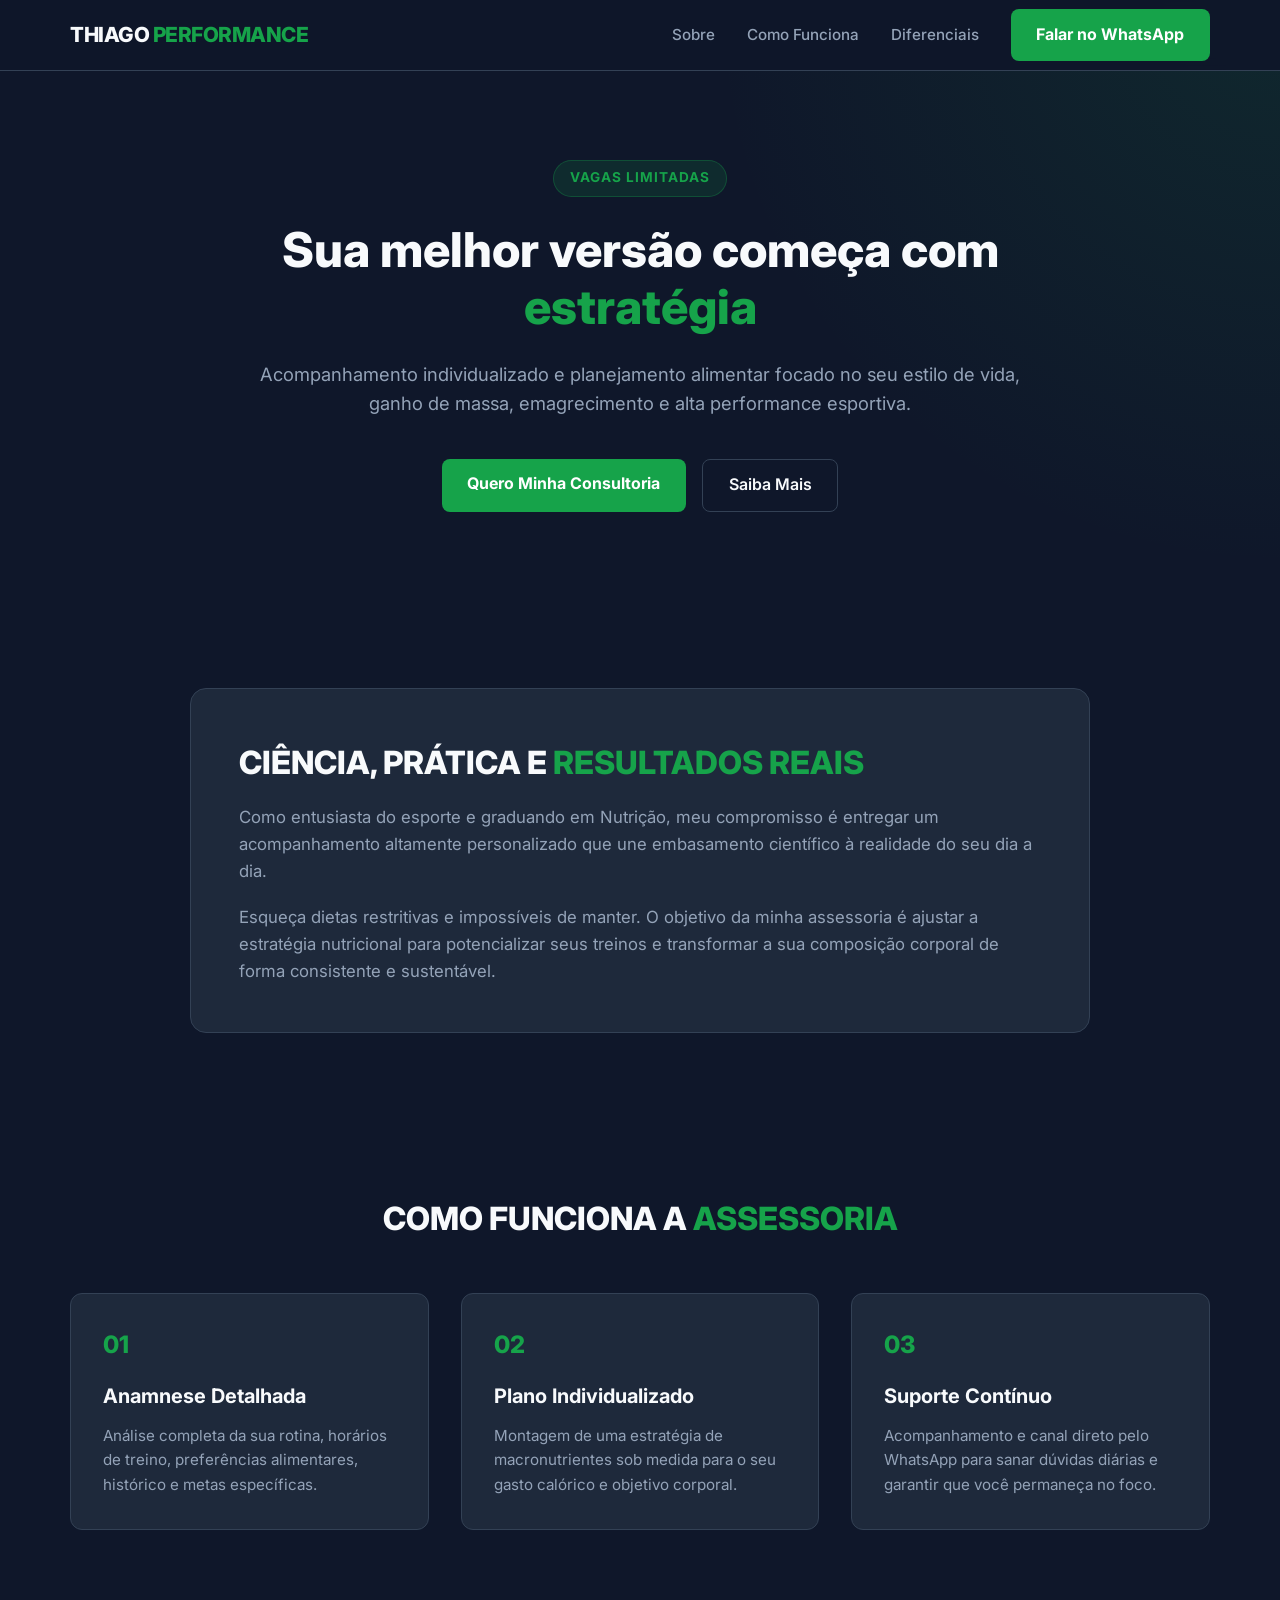
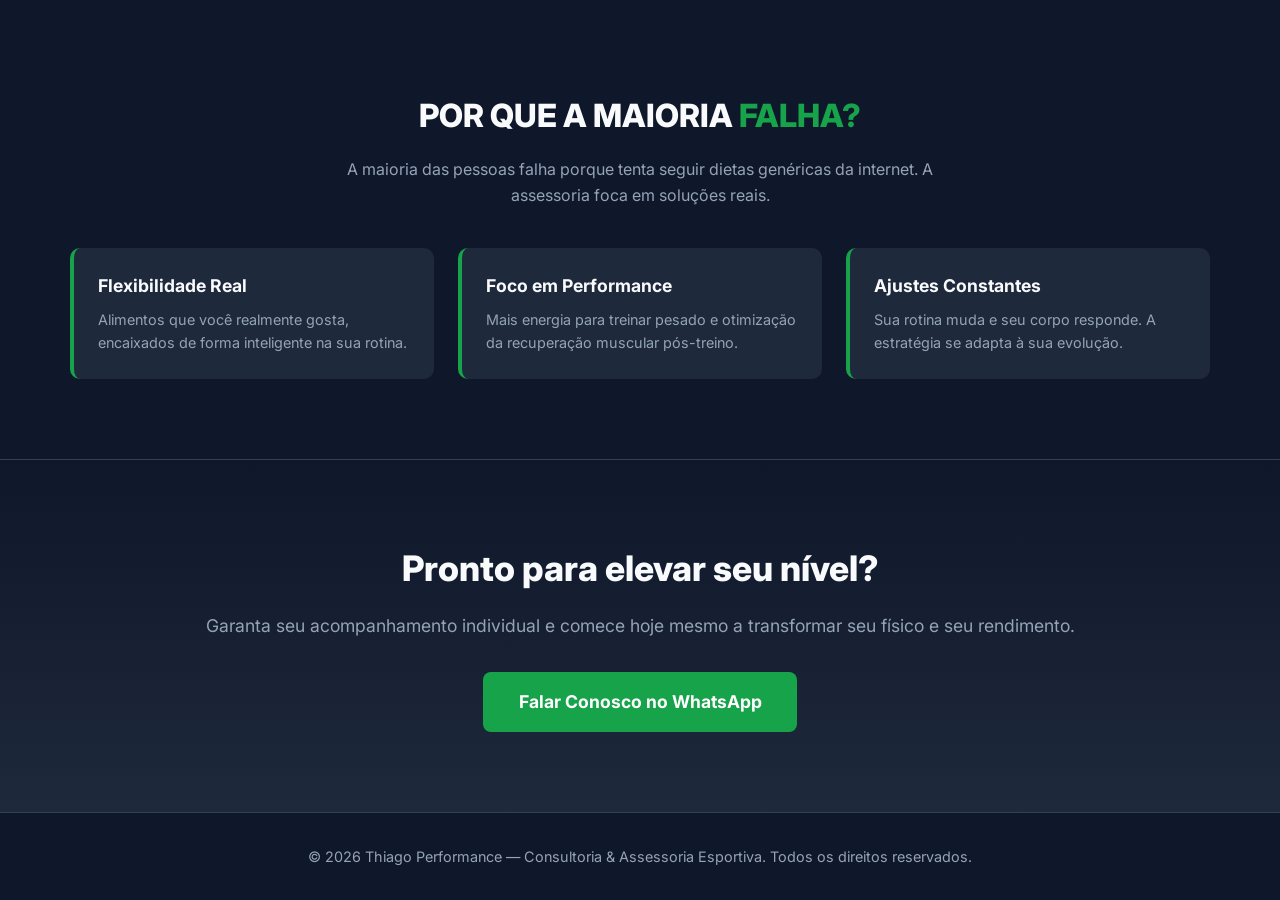
<file: index.html>
<!DOCTYPE html>
<html lang="pt-BR">
<head>
    <meta charset="UTF-8">
    <meta name="viewport" content="width=device-width, initial-scale=1.0">
    <title>Thiago Performance | Consultoria & Assessoria Esportiva</title>
    <meta name="description" content="Acompanhamento individualizado para ganho de massa, emagrecimento e alta performance esportiva. Fale com a Thiago Performance pelo WhatsApp.">
    <!-- Open Graph (prévia ao compartilhar o link) -->
    <meta property="og:type" content="website">
    <meta property="og:locale" content="pt_BR">
    <meta property="og:title" content="Thiago Performance | Consultoria & Assessoria Esportiva">
    <meta property="og:description" content="Acompanhamento individualizado para ganho de massa, emagrecimento e alta performance esportiva.">
    <!-- Favicon -->
    <link rel="icon" href="data:image/svg+xml,%3Csvg xmlns='http://www.w3.org/2000/svg' viewBox='0 0 64 64'%3E%3Crect width='64' height='64' rx='14' fill='%2316a34a'/%3E%3Ctext x='32' y='43' font-family='Arial,sans-serif' font-size='30' font-weight='800' fill='%23fff' text-anchor='middle'%3ETP%3C/text%3E%3C/svg%3E">
    <!-- Google Fonts -->
    <link rel="preconnect" href="https://fonts.googleapis.com">
    <link rel="preconnect" href="https://fonts.gstatic.com" crossorigin>
    <link href="https://fonts.googleapis.com/css2?family=Inter:wght@300;400;500;600;700;800&display=swap" rel="stylesheet">
    <!-- Style CSS (Mesma Pasta) -->
    <link rel="stylesheet" href="style.css">
</head>
<body>

    <!-- Header / Navbar -->
    <header class="header" id="header">
        <div class="container nav-container">
            <a href="#" class="logo">THIAGO <span>PERFORMANCE</span></a>
            <nav class="nav-menu" id="nav-menu">
                <a href="#sobre" class="nav-link">Sobre</a>
                <a href="#como-funciona" class="nav-link">Como Funciona</a>
                <a href="#diferenciais" class="nav-link">Diferenciais</a>
                <a href="https://wa.me/5591985677546?text=Olá!%20Gostaria%20de%20saber%20mais%20sobre%20a%20assessoria%20esportiva." target="_blank" rel="noopener noreferrer" class="btn-primary btn-nav">Falar no WhatsApp</a>
            </nav>
            <button type="button" class="menu-toggle" id="menu-toggle" aria-label="Abrir menu" aria-controls="nav-menu" aria-expanded="false">
                <span></span>
                <span></span>
                <span></span>
            </button>
        </div>
    </header>

    <!-- Hero Section -->
    <section class="hero">
        <div class="container hero-container">
            <div class="hero-content">
                <span class="badge">Vagas Limitadas</span>
                <h1>Sua melhor versão começa com <span>estratégia</span></h1>
                <p>Acompanhamento individualizado e planejamento alimentar focado no seu estilo de vida, ganho de massa, emagrecimento e alta performance esportiva.</p>
                <div class="hero-buttons">
                    <a href="https://wa.me/5591985677546?text=Olá!%20Gostaria%20de%20saber%20mais%20sobre%20a%20assessoria%20esportiva." target="_blank" rel="noopener noreferrer" class="btn-primary">Quero Minha Consultoria</a>
                    <a href="#como-funciona" class="btn-secondary">Saiba Mais</a>
                </div>
            </div>
        </div>
    </section>

    <!-- Sobre Section -->
    <section class="sobre section" id="sobre">
        <div class="container sobre-container">
            <div class="sobre-card">
                <div class="sobre-text">
                    <h2 class="section-title">Ciência, Prática e <span>Resultados Reais</span></h2>
                    <p>Como entusiasta do esporte e graduando em Nutrição, meu compromisso é entregar um acompanhamento altamente personalizado que une embasamento científico à realidade do seu dia a dia.</p>
                    <p>Esqueça dietas restritivas e impossíveis de manter. O objetivo da minha assessoria é ajustar a estratégia nutricional para potencializar seus treinos e transformar a sua composição corporal de forma consistente e sustentável.</p>
                </div>
            </div>
        </div>
    </section>

    <!-- Como Funciona Section -->
    <section class="como-funciona section" id="como-funciona">
        <div class="container">
            <h2 class="section-title text-center">Como Funciona a <span>Assessoria</span></h2>
            <div class="cards-grid">
                <div class="card">
                    <div class="card-icon">01</div>
                    <h3>Anamnese Detalhada</h3>
                    <p>Análise completa da sua rotina, horários de treino, preferências alimentares, histórico e metas específicas.</p>
                </div>
                <div class="card">
                    <div class="card-icon">02</div>
                    <h3>Plano Individualizado</h3>
                    <p>Montagem de uma estratégia de macronutrientes sob medida para o seu gasto calórico e objetivo corporal.</p>
                </div>
                <div class="card">
                    <div class="card-icon">03</div>
                    <h3>Suporte Contínuo</h3>
                    <p>Acompanhamento e canal direto pelo WhatsApp para sanar dúvidas diárias e garantir que você permaneça no foco.</p>
                </div>
            </div>
        </div>
    </section>

    <!-- Diferenciais Section -->
    <section class="diferenciais section" id="diferenciais">
        <div class="container">
            <h2 class="section-title text-center">Por que a maioria <span>falha?</span></h2>
            <p class="section-subtitle text-center">A maioria das pessoas falha porque tenta seguir dietas genéricas da internet. A assessoria foca em soluções reais.</p>
            <div class="diff-grid">
                <div class="diff-card">
                    <h4>Flexibilidade Real</h4>
                    <p>Alimentos que você realmente gosta, encaixados de forma inteligente na sua rotina.</p>
                </div>
                <div class="diff-card">
                    <h4>Foco em Performance</h4>
                    <p>Mais energia para treinar pesado e otimização da recuperação muscular pós-treino.</p>
                </div>
                <div class="diff-card">
                    <h4>Ajustes Constantes</h4>
                    <p>Sua rotina muda e seu corpo responde. A estratégia se adapta à sua evolução.</p>
                </div>
            </div>
        </div>
    </section>

    <!-- CTA Final / Contato Section -->
    <section class="cta-section section" id="contato">
        <div class="container cta-container">
            <h2>Pronto para elevar seu nível?</h2>
            <p>Garanta seu acompanhamento individual e comece hoje mesmo a transformar seu físico e seu rendimento.</p>
            <a href="https://wa.me/5591985677546?text=Olá!%20Quero%20garantir%20minha%20vaga%20na%20assessoria." target="_blank" rel="noopener noreferrer" class="btn-primary btn-large">Falar Conosco no WhatsApp</a>
        </div>
    </section>

    <!-- Footer -->
    <footer class="footer">
        <div class="container footer-container">
            <p>&copy; 2026 Thiago Performance — Consultoria & Assessoria Esportiva. Todos os direitos reservados.</p>
        </div>
    </footer>

    <!-- Main JS (Mesma Pasta) -->
    <script src="script.js"></script>
</body>
</html>
</file>
<file: style.css>
/* ===================================
   VARIABLES & RESET
   =================================== */
:root {
    --primary-color: #16a34a;
    --primary-hover: #15803d;
    --bg-dark: #0f172a;
    --bg-card: #1e293b;
    --bg-card-hover: #334155;
    --text-main: #f8fafc;
    --text-muted: #94a3b8;
    --border-color: #334155;
    --font-main: 'Inter', sans-serif;
    --transition: all 0.3s ease;
}

* {
    margin: 0;
    padding: 0;
    box-sizing: border-box;
}

html {
    scroll-behavior: smooth;
}

body {
    font-family: var(--font-main);
    background-color: var(--bg-dark);
    color: var(--text-main);
    line-height: 1.6;
    overflow-x: hidden;
}

/* ===================================
   UTILITIES & TYPOGRAPHY
   =================================== */
.container {
    width: 90%;
    max-width: 1140px;
    margin: 0 auto;
}

.section {
    padding: 5rem 0;
}

.section-title {
    font-size: 2rem;
    font-weight: 800;
    margin-bottom: 1rem;
    text-transform: uppercase;
}

.section-title span {
    color: var(--primary-color);
}

.section-subtitle {
    color: var(--text-muted);
    max-width: 600px;
    margin: 0 auto 2.5rem;
    font-size: 1rem;
}

.text-center {
    text-align: center;
}

/* Buttons */
.btn-primary {
    background-color: var(--primary-color);
    color: #ffffff;
    padding: 0.8rem 1.6rem;
    border-radius: 8px;
    text-decoration: none;
    font-weight: 700;
    display: inline-block;
    transition: var(--transition);
    border: none;
    cursor: pointer;
}

.btn-primary:hover {
    background-color: var(--primary-hover);
    transform: translateY(-2px);
    box-shadow: 0 10px 20px rgba(22, 163, 74, 0.2);
}

.btn-secondary {
    background-color: transparent;
    color: var(--text-main);
    padding: 0.8rem 1.6rem;
    border-radius: 8px;
    text-decoration: none;
    font-weight: 600;
    display: inline-block;
    border: 1px solid var(--border-color);
    transition: var(--transition);
}

.btn-secondary:hover {
    background-color: var(--bg-card);
    border-color: var(--text-muted);
}

.btn-large {
    padding: 1rem 2.2rem;
    font-size: 1.1rem;
}

/* ===================================
   HEADER & NAVBAR
   =================================== */
.header {
    position: fixed;
    top: 0;
    left: 0;
    width: 100%;
    background-color: rgba(15, 23, 42, 0.95);
    backdrop-filter: blur(8px);
    z-index: 1000;
    border-bottom: 1px solid var(--border-color);
    transition: var(--transition);
}

.nav-container {
    display: flex;
    justify-content: space-between;
    align-items: center;
    height: 70px;
}

.logo {
    font-size: 1.3rem;
    font-weight: 800;
    color: var(--text-main);
    text-decoration: none;
    letter-spacing: -0.5px;
}

.logo span {
    color: var(--primary-color);
}

.nav-menu {
    display: flex;
    align-items: center;
    gap: 2rem;
}

.nav-link {
    color: var(--text-muted);
    text-decoration: none;
    font-weight: 500;
    font-size: 0.95rem;
    transition: var(--transition);
}

.nav-link:hover {
    color: var(--primary-color);
}

.menu-toggle {
    display: none;
    flex-direction: column;
    cursor: pointer;
    gap: 5px;
    background: none;
    border: none;
    padding: 0.5rem;
}

.menu-toggle span {
    width: 25px;
    height: 3px;
    background-color: var(--text-main);
    border-radius: 2px;
    transition: var(--transition);
}

/* ===================================
   HERO SECTION
   =================================== */
.hero {
    padding: 10rem 0 6rem;
    background: radial-gradient(circle at top right, rgba(22, 163, 74, 0.12), transparent 40%);
}

.hero-container {
    display: flex;
    justify-content: center;
    text-align: center;
}

.hero-content {
    max-width: 800px;
}

.badge {
    background-color: rgba(22, 163, 74, 0.15);
    color: var(--primary-color);
    padding: 0.4rem 1rem;
    border-radius: 50px;
    font-size: 0.85rem;
    font-weight: 700;
    text-transform: uppercase;
    letter-spacing: 1px;
    display: inline-block;
    margin-bottom: 1.5rem;
    border: 1px solid rgba(22, 163, 74, 0.3);
}

.hero h1 {
    font-size: 3rem;
    line-height: 1.2;
    font-weight: 800;
    margin-bottom: 1.5rem;
}

.hero h1 span {
    color: var(--primary-color);
}

.hero p {
    font-size: 1.15rem;
    color: var(--text-muted);
    margin-bottom: 2.5rem;
}

.hero-buttons {
    display: flex;
    gap: 1rem;
    justify-content: center;
}

/* ===================================
   SOBRE SECTION
   =================================== */
.sobre-card {
    background-color: var(--bg-card);
    border: 1px solid var(--border-color);
    padding: 3rem;
    border-radius: 16px;
    max-width: 900px;
    margin: 0 auto;
}

.sobre-text p {
    color: var(--text-muted);
    font-size: 1.05rem;
    margin-bottom: 1.2rem;
}

.sobre-text p:last-child {
    margin-bottom: 0;
}

/* ===================================
   COMO FUNCIONA
   =================================== */
.cards-grid {
    display: grid;
    grid-template-columns: repeat(auto-fit, minmax(280px, 1fr));
    gap: 2rem;
    margin-top: 3rem;
}

.card {
    background-color: var(--bg-card);
    border: 1px solid var(--border-color);
    border-radius: 12px;
    padding: 2rem;
    transition: var(--transition);
}

.card:hover {
    transform: translateY(-5px);
    border-color: var(--primary-color);
}

.card-icon {
    font-size: 1.5rem;
    font-weight: 800;
    color: var(--primary-color);
    margin-bottom: 1rem;
}

.card h3 {
    font-size: 1.25rem;
    margin-bottom: 0.75rem;
}

.card p {
    color: var(--text-muted);
    font-size: 0.95rem;
}

/* ===================================
   DIFERENCIAIS
   =================================== */
.diff-grid {
    display: grid;
    grid-template-columns: repeat(auto-fit, minmax(260px, 1fr));
    gap: 1.5rem;
}

.diff-card {
    background-color: var(--bg-card);
    padding: 1.5rem;
    border-radius: 10px;
    border-left: 4px solid var(--primary-color);
}

.diff-card h4 {
    font-size: 1.1rem;
    margin-bottom: 0.5rem;
}

.diff-card p {
    color: var(--text-muted);
    font-size: 0.9rem;
}

/* ===================================
   CTA SECTION
   =================================== */
.cta-section {
    background: linear-gradient(180deg, var(--bg-dark) 0%, var(--bg-card) 100%);
    text-align: center;
    border-top: 1px solid var(--border-color);
}

.cta-container h2 {
    font-size: 2.2rem;
    font-weight: 800;
    margin-bottom: 1rem;
}

.cta-container p {
    color: var(--text-muted);
    font-size: 1.1rem;
    margin-bottom: 2rem;
}

/* ===================================
   FOOTER
   =================================== */
.footer {
    padding: 2rem 0;
    text-align: center;
    border-top: 1px solid var(--border-color);
    color: var(--text-muted);
    font-size: 0.9rem;
}

/* ===================================
   RESPONSIVE DESIGN
   =================================== */
@media (max-width: 768px) {
    .menu-toggle {
        display: flex;
    }

    .nav-menu {
        position: absolute;
        top: 70px;
        left: 0;
        width: 100%;
        background-color: var(--bg-dark);
        flex-direction: column;
        padding: 2rem;
        gap: 1.5rem;
        border-bottom: 1px solid var(--border-color);
        display: none;
    }

    .nav-menu.active {
        display: flex;
    }

    .hero h1 {
        font-size: 2.2rem;
    }

    .hero-buttons {
        flex-direction: column;
    }

    .btn-primary, .btn-secondary {
        width: 100%;
        text-align: center;
    }

    .sobre-card {
        padding: 1.8rem;
    }
}
</file>
